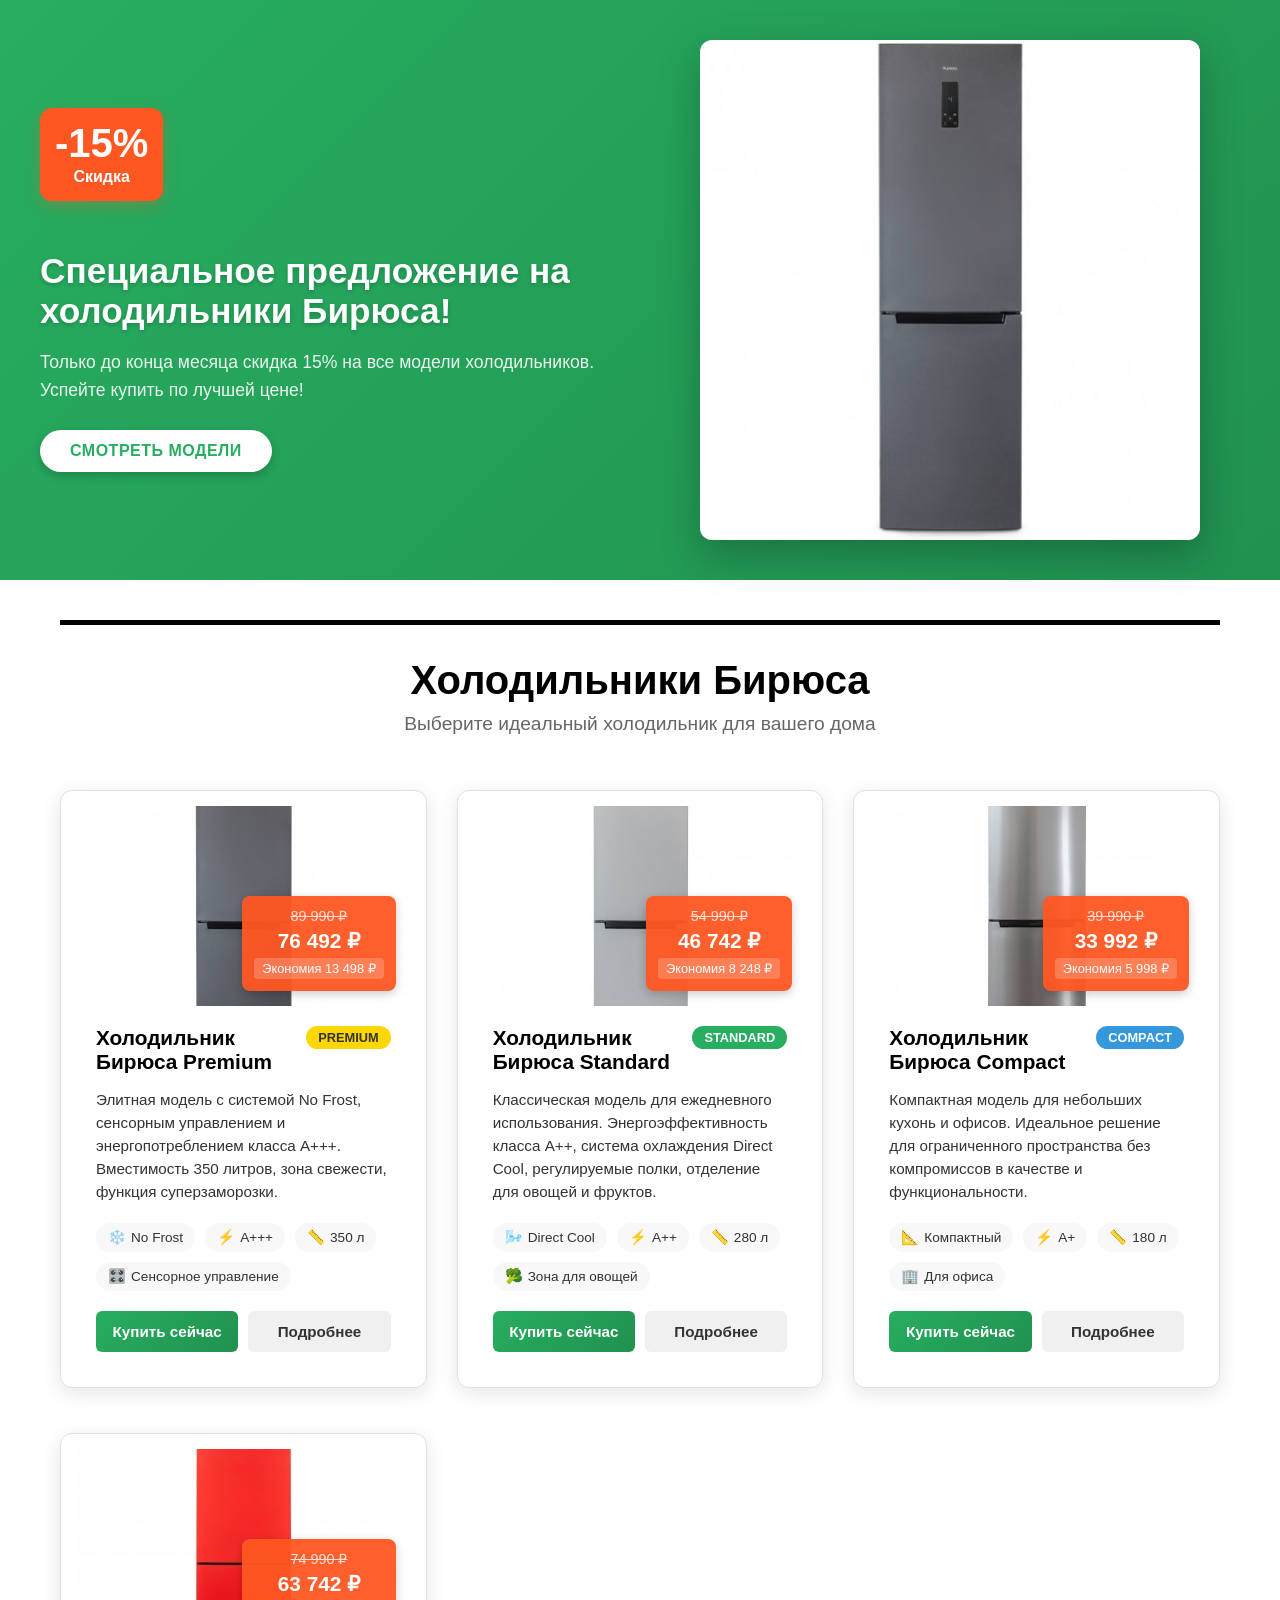
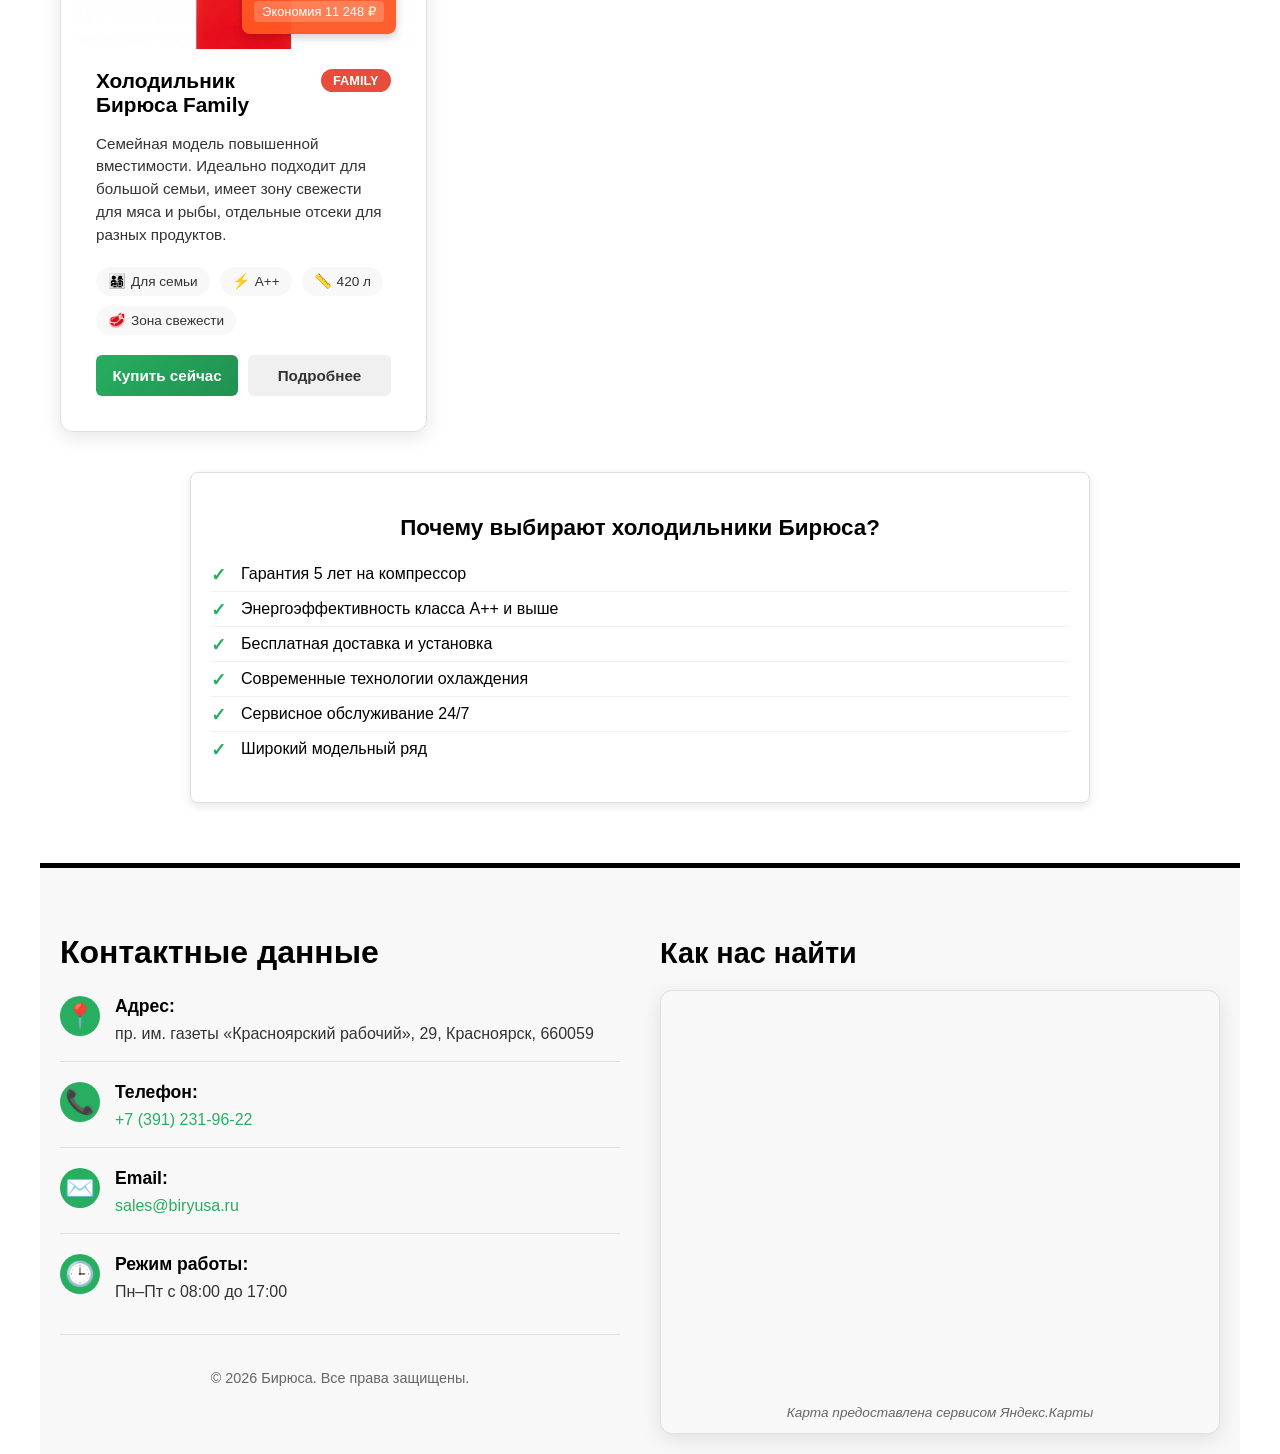
<file: refrigerators.html>
<!DOCTYPE html>
<html lang="ru">
<head>
    <meta charset="UTF-8">
    <meta name="viewport" content="width=device-width, initial-scale=1.0">
    <title>Холодильники - Бирюса</title>
    <link rel="stylesheet" href="style.css">
    <!-- Иконка сайта во вкладке браузера -->
    <link rel="icon" href="favicon.ico" type="image/x-icon">
    <script src="script.js" defer></script>
</head>
<body>
   
    <!-- Специальное предложение на всю ширину -->
    <section class="promo-section">
        <div class="promo-container">
            <div class="promo-content">
                <div class="promo-badge">
                    <span class="discount">-15%</span>
                    <span class="badge-text">Скидка</span>
                </div>
                <h2 class="promo-title">Специальное предложение на холодильники Бирюса!</h2>
                <p class="promo-description">Только до конца месяца скидка 15% на все модели холодильников. Успейте купить по лучшей цене!</p>
                <a href="#refrigerators" class="promo-btn">Смотреть модели</a>
            </div>
            <div class="promo-image">
                <img src="img/13.png" alt="Холодильник Бирюса Premium со скидкой 15%">
            </div>
        </div>
    </section>

    <!-- Основной контент страницы -->
    <main class="refrigerators-page">
        <!-- Черная разделительная полоса -->
        <div class="black-divider"></div>

        <!-- Раздел с холодильниками -->
        <section id="refrigerators" class="refrigerators-section">
            <div class="section-header">
                <h2>Холодильники Бирюса</h2>
                <p class="section-subtitle">Выберите идеальный холодильник для вашего дома</p>
            </div>

            <div class="refrigerators-container">
                <div class="refrigerators-grid">
                    <!-- Карточка 1: Холодильник Premium -->
                    <article class="refrigerator-card">
                        <div class="refrigerator-image">
                            <img src="img/13.png" alt="Холодильник Бирюса Premium">
                            <div class="price-tag">
                                <span class="old-price">89 990 ₽</span>
                                <span class="new-price">76 492 ₽</span>
                                <span class="saving">Экономия 13 498 ₽</span>
                            </div>
                        </div>
                        <div class="refrigerator-content">
                            <div class="refrigerator-header">
                                <h3>Холодильник Бирюса Premium</h3>
                                <span class="badge premium">Premium</span>
                            </div>
                            <p class="refrigerator-description">Элитная модель с системой No Frost, сенсорным управлением и энергопотреблением класса A+++. Вместимость 350 литров, зона свежести, функция суперзаморозки.</p>
                            <div class="refrigerator-features">
                                <div class="feature-item">
                                    <span class="feature-icon">❄️</span>
                                    <span class="feature-text">No Frost</span>
                                </div>
                                <div class="feature-item">
                                    <span class="feature-icon">⚡</span>
                                    <span class="feature-text">A+++</span>
                                </div>
                                <div class="feature-item">
                                    <span class="feature-icon">📏</span>
                                    <span class="feature-text">350 л</span>
                                </div>
                                <div class="feature-item">
                                    <span class="feature-icon">🎛️</span>
                                    <span class="feature-text">Сенсорное управление</span>
                                </div>
                            </div>
                            <div class="refrigerator-actions">
                                <button class="buy-btn">Купить сейчас</button>
                                <button class="details-btn">Подробнее</button>
                            </div>
                        </div>
                    </article>

                    <!-- Карточка 2: Холодильник Standard -->
                    <article class="refrigerator-card">
                        <div class="refrigerator-image">
                            <img src="img/14.png" alt="Холодильник Бирюса Standard">
                            <div class="price-tag">
                                <span class="old-price">54 990 ₽</span>
                                <span class="new-price">46 742 ₽</span>
                                <span class="saving">Экономия 8 248 ₽</span>
                            </div>
                        </div>
                        <div class="refrigerator-content">
                            <div class="refrigerator-header">
                                <h3>Холодильник Бирюса Standard</h3>
                                <span class="badge standard">Standard</span>
                            </div>
                            <p class="refrigerator-description">Классическая модель для ежедневного использования. Энергоэффективность класса A++, система охлаждения Direct Cool, регулируемые полки, отделение для овощей и фруктов.</p>
                            <div class="refrigerator-features">
                                <div class="feature-item">
                                    <span class="feature-icon">🌬️</span>
                                    <span class="feature-text">Direct Cool</span>
                                </div>
                                <div class="feature-item">
                                    <span class="feature-icon">⚡</span>
                                    <span class="feature-text">A++</span>
                                </div>
                                <div class="feature-item">
                                    <span class="feature-icon">📏</span>
                                    <span class="feature-text">280 л</span>
                                </div>
                                <div class="feature-item">
                                    <span class="feature-icon">🥦</span>
                                    <span class="feature-text">Зона для овощей</span>
                                </div>
                            </div>
                            <div class="refrigerator-actions">
                                <button class="buy-btn">Купить сейчас</button>
                                <button class="details-btn">Подробнее</button>
                            </div>
                        </div>
                    </article>

                    <!-- Карточка 3: Холодильник Compact -->
                    <article class="refrigerator-card">
                        <div class="refrigerator-image">
                            <img src="img/15.png" alt="Холодильник Бирюса Compact">
                            <div class="price-tag">
                                <span class="old-price">39 990 ₽</span>
                                <span class="new-price">33 992 ₽</span>
                                <span class="saving">Экономия 5 998 ₽</span>
                            </div>
                        </div>
                        <div class="refrigerator-content">
                            <div class="refrigerator-header">
                                <h3>Холодильник Бирюса Compact</h3>
                                <span class="badge compact">Compact</span>
                            </div>
                            <p class="refrigerator-description">Компактная модель для небольших кухонь и офисов. Идеальное решение для ограниченного пространства без компромиссов в качестве и функциональности.</p>
                            <div class="refrigerator-features">
                                <div class="feature-item">
                                    <span class="feature-icon">📐</span>
                                    <span class="feature-text">Компактный</span>
                                </div>
                                <div class="feature-item">
                                    <span class="feature-icon">⚡</span>
                                    <span class="feature-text">A+</span>
                                </div>
                                <div class="feature-item">
                                    <span class="feature-icon">📏</span>
                                    <span class="feature-text">180 л</span>
                                </div>
                                <div class="feature-item">
                                    <span class="feature-icon">🏢</span>
                                    <span class="feature-text">Для офиса</span>
                                </div>
                            </div>
                            <div class="refrigerator-actions">
                                <button class="buy-btn">Купить сейчас</button>
                                <button class="details-btn">Подробнее</button>
                            </div>
                        </div>
                    </article>

                    <!-- Карточка 4: Холодильник Family -->
                    <article class="refrigerator-card">
                        <div class="refrigerator-image">
                            <img src="img/16.png" alt="Холодильник Бирюса Family">
                            <div class="price-tag">
                                <span class="old-price">74 990 ₽</span>
                                <span class="new-price">63 742 ₽</span>
                                <span class="saving">Экономия 11 248 ₽</span>
                            </div>
                        </div>
                        <div class="refrigerator-content">
                            <div class="refrigerator-header">
                                <h3>Холодильник Бирюса Family</h3>
                                <span class="badge family">Family</span>
                            </div>
                            <p class="refrigerator-description">Семейная модель повышенной вместимости. Идеально подходит для большой семьи, имеет зону свежести для мяса и рыбы, отдельные отсеки для разных продуктов.</p>
                            <div class="refrigerator-features">
                                <div class="feature-item">
                                    <span class="feature-icon">👨‍👩‍👧‍👦</span>
                                    <span class="feature-text">Для семьи</span>
                                </div>
                                <div class="feature-item">
                                    <span class="feature-icon">⚡</span>
                                    <span class="feature-text">A++</span>
                                </div>
                                <div class="feature-item">
                                    <span class="feature-icon">📏</span>
                                    <span class="feature-text">420 л</span>
                                </div>
                                <div class="feature-item">
                                    <span class="feature-icon">🥩</span>
                                    <span class="feature-text">Зона свежести</span>
                                </div>
                            </div>
                            <div class="refrigerator-actions">
                                <button class="buy-btn">Купить сейчас</button>
                                <button class="details-btn">Подробнее</button>
                            </div>
                        </div>
                    </article>
                </div>
            </div>
        </section>

        <!-- Боковая панель с дополнительной информацией -->
        <aside class="info-sidebar">
            <h3>Почему выбирают холодильники Бирюса?</h3>
            <ul class="advantages-list">
                <li>Гарантия 5 лет на компрессор</li>
                <li>Энергоэффективность класса A++ и выше</li>
                <li>Бесплатная доставка и установка</li>
                <li>Современные технологии охлаждения</li>
                <li>Сервисное обслуживание 24/7</li>
                <li>Широкий модельный ряд</li>
            </ul>
        </aside>
    </main>

    <!-- Подвал сайта с якорем #contacts -->
    <footer id="contacts">
        <div class="footer-content">
            <!-- Контактные данные -->
            <div class="contact-info">
                <h2>Контактные данные</h2>
                <div class="contact-details">
                    <div class="contact-item">
                        <div class="contact-icon">📍</div>
                        <div>
                            <strong>Адрес:</strong>
                            <p>пр. им. газеты «Красноярский рабочий», 29, Красноярск, 660059</p>
                        </div>
                    </div>
                    
                    <div class="contact-item">
                        <div class="contact-icon">📞</div>
                        <div>
                            <strong>Телефон:</strong>
                            <p><a href="tel:+73912319622">+7 (391) 231-96-22</a></p>
                        </div>
                    </div>
                    
                    <div class="contact-item">
                        <div class="contact-icon">✉️</div>
                        <div>
                            <strong>Email:</strong>
                            <p><a href="mailto:sales@biryusa.ru">sales@biryusa.ru</a></p>
                        </div>
                    </div>
                    
                    <div class="contact-item">
                        <div class="contact-icon">🕒</div>
                        <div>
                            <strong>Режим работы:</strong>
                            <p>Пн–Пт с 08:00 до 17:00</p>
                        </div>
                    </div>
                </div>
                
                <div class="copyright">
                    <p>&copy; 2026 Бирюса. Все права защищены.</p>
                </div>
            </div>
            
            <!-- Интерактивная карта -->
            <div class="map-section">
                <h3>Как нас найти</h3>
                <div class="map-container">
                    <!-- Встраиваемая карта Yandex -->
                    <iframe 
                        src="https://yandex.ru/map-widget/v1/?ll=92.842725%2C56.011938&z=16&pt=92.842725%2C56.011938&l=map" 
                        width="100%" 
                        height="400" 
                        frameborder="0" 
                        allowfullscreen="true" 
                        style="border:0; border-radius: 8px;">
                    </iframe>
                    <p class="map-note">Карта предоставлена сервисом Яндекс.Карты</p>
                </div>
            </div>
        </div>
    </footer>
</body>
</html>
</file>
<file: style.css>
/* ==========================================
   0. ФОН СТРАНИЦЫ — белый с черным текстом
   ========================================== */
body {
    font-family: sans-serif;
    background-color: #ffffff; /* Белый фон */
    color: #000000; /* Черный текст по умолчанию */
    min-height: 100vh;
    margin: 0;
    padding: 0;
}

html {
    margin: 0;
    padding: 0;
}

/* ==========================================
   1. ГЛОБАЛЬНЫЕ НАСТРОЙКИ
   ========================================== */
* {
    box-sizing: border-box;
}

/* ==========================================
   2. КОНТЕНТ — держим прежнюю ширину
   ========================================== */
main {
    max-width: 800px;
    margin: 0 auto;
    padding: 20px;
}

.logo-link {
    display: block;
    text-align: center;
}

/* ==========================================
   3. БЛОКИ
   ========================================== */
header, main, footer {
    margin-bottom: 15px;
}

/* ==========================================
   4. ШАПКА — с увеличенной картинкой 1.png
   ========================================== */
.site-header {
    width: 100%;
    margin: 0;
    padding: 0;

    /* ← фоновая картинка 1.png */
    background-image: url("img/1.png");
    background-size: cover;
    background-position: center;
    background-repeat: no-repeat;
    min-height: 350px;
    display: flex;
    align-items: center;
    justify-content: center;
    position: relative;
    z-index: 100;
}

/* ← плашка внутри шапки */
.header-inner {
    max-width: 100%;          /* или 800px, если хочешь ограничить */
    margin: 0 auto;
    padding: 40px 20px 30px 20px; /* Увеличил отступы */

    display: flex;
    flex-direction: column;
    align-items: center;
    gap: 5px; /* Уменьшил отступы между элементами */

    /* Полупрозрачный темный фон для лучшей читаемости */
    background: rgba(0, 0, 0, 0.3);
    min-height: 350px; /* Гарантируем высоту для шапки */
    justify-content: flex-start; /* Элементы начинаются сверху */
}

header img {
    display: block;
    width: 120px;
    height: auto;
}

header nav {
    width: 100%;
    margin-top: 40px; /* Увеличил отступ от заголовка */
    padding: 20px 0;
    background: rgba(0, 0, 0, 0.6); /* Более темный фон для навигации */
    border-radius: 8px;
    border-top: 2px solid rgba(255, 255, 255, 0.2);
}

/* ==========================================
   5. МЕНЮ НАВИГАЦИИ
   ========================================== */
nav ul {
    list-style: none;
    padding: 0;
    margin: 0;
    text-align: center;
}

nav li {
    display: inline-block;
    margin-right: 15px; /* Увеличил отступы между пунктами меню */
}

nav a {
    text-decoration: none;
    color: #ffffff; /* Белый текст для контраста на темном фоне */
    font-weight: bold;
    font-size: 1.1rem; /* Увеличил размер для большой шапки */
    padding: 8px 15px; /* Увеличил отступы */
    border-radius: 5px;
    transition: all 0.3s ease;
    text-transform: uppercase;
    letter-spacing: 0.5px;
}

nav a:hover {
    background-color: rgba(255, 255, 255, 0.25); /* Увеличил прозрачность при наведении */
    transform: translateY(-2px);
}

/* ==========================================
   6. КАРТОЧКИ СТАТЕЙ
   ========================================== */
article {
    border: 1px solid #ddd;
    padding: 15px;
    margin-top: 15px;
    border-radius: 5px;

    /* ← тоже стекло, чтобы карточки не «проваливались» в фон */
    background: rgba(255, 255, 255, 0.55);
    backdrop-filter: blur(6px);
    -webkit-backdrop-filter: blur(6px);
}

article h3 {
    margin-top: 0;
    margin-bottom: 10px;
}

/* ==========================================
   7. КНОПКИ
   ========================================== */
a.btn {
    display: inline-block;
    background-color: #27ae60;
    color: white;
    text-decoration: none;
    padding: 8px 15px;
    margin-top: 10px;
    border-radius: 4px;
}

a.btn:hover {
    background-color: #219150;
}
/* ==========================================
   8. СТИЛИ ДЛЯ ЗАГОЛОВКА h1 "БИРЮСА"
   ========================================== */
.site-header h1 {
    color: #ffffff; /* Белый цвет */
    font-size: 4rem; /* Увеличил размер */
    font-weight: 700; /* Жирный текст */
    text-transform: uppercase; /* Верхний регистр */
    letter-spacing: 3px; /* Увеличил расстояние между буквами */
    margin: 40px 0 20px 0; /* Большой верхний отступ, поменьше нижний */
    text-align: center;
    text-shadow: 0 4px 8px rgba(0, 0, 0, 0.6); /* Усилил тень */
    transition: all 0.3s ease;
    padding: 0; /* Убрал отступы */
    background: none; /* Убрал фон */
    border: none; /* Убрал рамку */
    border-radius: 0; /* Убрал скругление */
}

.site-header h1:hover {
    transform: scale(1.05); /* Увеличивается при наведении */
    text-shadow: 0 6px 12px rgba(0, 0, 0, 0.8);
}

.site-header .header-inner {
    display: flex;
    flex-direction: column;
    align-items: center;
    gap: 8px; /* Уменьшил отступы между элементами в шапке */
}
/* ==========================================
   9. ГЕРОЙ-СЕКЦИЯ "ДОБРО ПОЖАЛОВАТЬ"
   ========================================== */
.hero-section {
    display: flex;
    justify-content: center;
    align-items: center;
    min-height: 250px; /* Еще уменьшил высоту */
    padding: 20px;
    margin: 10px auto 30px auto; /* Уменьшил верхний отступ, увеличил нижний */
    max-width: 900px;
}

.hero-content {
    text-align: center;
    background: #ffffff; /* Белый фон */
    border-radius: 10px; /* Уменьшил скругление */
    padding: 25px; /* Уменьшил отступы */
    box-shadow: 
        0 5px 15px rgba(0, 0, 0, 0.1); /* Уменьшил тени */
    border: 1px solid #e0e0e0;
}

.hero-section h2 {
    color: #000000; /* Черный текст */
    font-size: 2.2rem; /* Уменьшил размер */
    margin-bottom: 15px; /* Уменьшил отступ */
    font-weight: 600;
}

.hero-description {
    color: #333333; /* Темно-серый текст для лучшей читаемости */
    font-size: 1.1rem;
    line-height: 1.6;
    max-width: 800px;
    margin: 0 auto;
}

/* ==========================================
   10. СЕКЦИЯ ПРОДУКТОВ (КАРТОЧКИ ХОЛОДИЛЬНИКОВ)
   ========================================== */
.products-section {
    margin: 20px auto; /* Уменьшил отступ сверху */
    padding: 0;
    width: 100%; /* Занимает всю ширину */
    max-width: none; /* Убрал ограничение ширины */
}

.products-container {
    position: relative;
    margin: 0;
    width: 100%;
}

.products-section h2 {
    text-align: center;
    color: #000000; /* Черный текст */
    font-size: 2.2rem; /* Увеличил размер заголовка */
    margin-bottom: 30px; /* Увеличил отступ */
    text-transform: uppercase;
    letter-spacing: 1px;
    font-weight: 600;
}

.products-grid {
    display: flex;
    gap: 20px; /* Отступы между карточками */
    margin-top: 20px;
    padding: 10px 0;
    overflow-x: auto; /* Горизонтальная прокрутка при необходимости */
    overflow-y: hidden;
    scroll-behavior: smooth;
    -webkit-overflow-scrolling: touch; /* Плавная прокрутка на iOS */
    scrollbar-width: thin; /* Тонкий скроллбар для Firefox */
    scrollbar-color: #27ae60 #f0f0f0; /* Цвет скроллбара */
}

/* Стили для скроллбара в Chrome/Safari */
.products-grid::-webkit-scrollbar {
    height: 6px;
}

.products-grid::-webkit-scrollbar-track {
    background: #f5f5f5;
    border-radius: 3px;
}

.products-grid::-webkit-scrollbar-thumb {
    background: #27ae60;
    border-radius: 3px;
}

.products-grid::-webkit-scrollbar-thumb:hover {
    background: #219150;
}

.product-card {
    background: #ffffff; /* Белый фон */
    border-radius: 8px;
    padding: 15px;
    box-shadow: 0 3px 10px rgba(0, 0, 0, 0.1);
    border: 1px solid #e0e0e0;
    transition: all 0.3s ease;
    display: flex;
    flex-direction: column;
    align-items: center;
    width: 200px; /* Фиксированная ширина для карточек */
    flex-shrink: 0; /* Запрещаем сжатие карточек */
    scroll-snap-align: start; /* Для лучшего позиционирования при скролле */
}

.product-card:hover {
    transform: translateY(-5px);
    box-shadow: 0 8px 20px rgba(0, 0, 0, 0.15);
}

.product-image {
    width: 100%;
    height: 120px; /* Уменьшил высоту для компактных карточек */
    overflow: hidden;
    border-radius: 5px;
    margin-bottom: 10px;
    display: flex;
    align-items: center;
    justify-content: center;
    background: #f5f5f5;
}

.product-image img {
    max-width: 90%; /* Уменьшил изображение внутри блока */
    max-height: 90%;
    object-fit: contain;
    transition: transform 0.3s ease;
}

.product-card:hover .product-image img {
    transform: scale(1.05);
}

.product-card h3 {
    color: #000000;
    font-size: 1rem; /* Уменьшил размер текста для компактных карточек */
    margin: 8px 0;
    text-align: center;
    font-weight: 500;
    line-height: 1.3;
    min-height: 40px; /* Фиксированная высота для заголовков */
    display: flex;
    align-items: center;
    justify-content: center;
}

/* ==========================================
   11. КРАСИВЫЕ КНОПКИ ДЛЯ КАРТОЧЕК
   ========================================== */
.product-btn {
    display: inline-block;
    background: linear-gradient(135deg, #27ae60 0%, #219150 100%);
    color: white;
    text-decoration: none;
    padding: 8px 20px; /* Уменьшил отступы для компактных карточек */
    border-radius: 50px;
    font-weight: 600;
    font-size: 0.9rem; /* Уменьшил размер шрифта */
    text-transform: uppercase;
    letter-spacing: 0.5px;
    border: none;
    cursor: pointer;
    transition: all 0.3s ease;
    box-shadow: 0 4px 10px rgba(39, 174, 96, 0.3);
    margin-top: auto;
    width: 100%; /* Кнопка на всю ширину карточки */
    text-align: center;
}

.product-btn:hover {
    background: linear-gradient(135deg, #219150 0%, #27ae60 100%);
    transform: translateY(-2px);
    box-shadow: 0 6px 15px rgba(39, 174, 96, 0.4);
}

/* ==========================================
   12. БОКОВАЯ ПАНЕЛЬ С ПРЕИМУЩЕСТВАМИ
   ========================================== */
.info-sidebar {
    background: #ffffff; /* Белый фон */
    border-radius: 8px; /* Уменьшил скругление */
    padding: 20px; /* Уменьшил отступы */
    margin: 20px auto; /* Уменьшил отступы */
    max-width: 900px;
    box-shadow: 0 3px 10px rgba(0, 0, 0, 0.1); /* Уменьшил тени */
    border: 1px solid #e0e0e0;
}

.info-sidebar h3 {
    color: #000000; /* Черный текст */
    font-size: 1.4rem; /* Уменьшил размер */
    margin-bottom: 15px; /* Уменьшил отступ */
    text-align: center;
}

.advantages-list {
    list-style: none;
    padding: 0;
}

.advantages-list li {
    color: #000000; /* Черный текст */
    font-size: 1rem; /* Уменьшил размер */
    padding: 8px 0; /* Уменьшил отступы */
    padding-left: 30px; /* Уменьшил отступ */
    position: relative;
    border-bottom: 1px solid #f0f0f0;
}

.advantages-list li:last-child {
    border-bottom: none;
}

.advantages-list li:before {
    content: "✓";
    position: absolute;
    left: 0;
    color: #27ae60;
    font-weight: bold;
    font-size: 1.1rem; /* Уменьшил размер */
}

/* ==========================================
   13. АДАПТИВНОСТЬ
   ========================================== */
@media (max-width: 768px) {
    .hero-section {
        min-height: 200px;
        padding: 15px;
        margin: 15px auto;
    }
    
    .hero-content {
        padding: 15px;
    }
    
    .hero-section h2 {
        font-size: 1.5rem;
        margin-bottom: 10px;
    }
    
    .hero-description {
        font-size: 0.9rem;
    }
    
    .products-section {
        margin: 15px auto;
        padding: 10px;
    }
    
    .products-section h2 {
        font-size: 1.5rem;
        margin-bottom: 15px;
    }
    
    .products-grid {
        grid-template-columns: 1fr;
        gap: 10px;
    }
    
    .site-header {
        min-height: 180px;
    }
    
    .site-header {
        min-height: 250px; /* Увеличил для мобильных */
    }
    
    .site-header h1 {
        font-size: 2.8rem; /* Увеличил для мобильных */
        margin: 40px 0 20px 0;
        letter-spacing: 2px;
    }
    
    .site-header .header-inner {
        gap: 5px;
        padding: 30px 15px 20px 15px;
        min-height: 250px; /* Увеличил для мобильных */
        background: rgba(0, 0, 0, 0.4); /* Более прозрачный на мобильных */
    }
    
    header nav {
        margin-top: 30px; /* Увеличил отступ на мобильных */
        padding: 15px 0;
        background: rgba(0, 0, 0, 0.7); /* Темнее на мобильных */
    }
    
    nav li {
        margin-right: 5px;
    }
    
    nav a {
        font-size: 0.8rem;
        padding: 4px 8px;
    }
    
    .hero-section {
        min-height: 200px;
        margin: 5px auto 20px auto;
        padding: 15px;
    }
    
    .products-section {
        margin: 10px auto;
    }
    
    .product-card {
        width: 160px;
        padding: 10px;
    }
    
    .products-grid {
        gap: 12px;
    }
    
    .product-image {
        height: 90px;
    }
    
    .product-card h3 {
        font-size: 0.85rem;
        min-height: 32px;
    }
    
    .products-container::before,
    .products-container::after {
        width: 10px;
    }
    
    .product-card {
        padding: 10px;
    }
    
    .product-image {
        height: 150px;
    }
    
    .product-card h3 {
        font-size: 1rem;
        margin: 8px 0;
    }
    
    .info-sidebar {
        padding: 15px;
        margin: 15px auto;
    }
    
    .info-sidebar h3 {
        font-size: 1.2rem;
        margin-bottom: 10px;
    }
    
    .advantages-list li {
        font-size: 0.9rem;
        padding: 6px 0;
        padding-left: 25px;
    }
}
/* ==========================================
   14. ИНДИКАТОРЫ ПРОКРУТКИ ДЛЯ КАРТОЧЕК
   ========================================== */
.products-container {
    position: relative;
}

.products-container::before,
.products-container::after {
    content: '';
    position: absolute;
    top: 0;
    bottom: 0;
    width: 40px; /* Увеличил для ПК */
    pointer-events: none;
    z-index: 1;
}

.products-container::before {
    left: 0;
    background: linear-gradient(to right, rgba(255,255,255,0.9) 0%, rgba(255,255,255,0) 100%);
}

.products-container::after {
    right: 0;
    background: linear-gradient(to left, rgba(255,255,255,0.9) 0%, rgba(255,255,255,0) 100%);
}

/* На мобильных уменьшаем градиенты */
@media (max-width: 768px) {
    .products-container::before,
    .products-container::after {
        width: 20px;
    }
}

/* Скрыть градиенты когда скролл в начале/конце */
.products-grid:first-child:not(:last-child) ~ .products-container::before,
.products-grid:last-child:not(:first-child) ~ .products-container::after {
    opacity: 0.5;
}
/* ==========================================
   15. СТИЛИ ДЛЯ ПК (БОЛЬШИХ ЭКРАНОВ)
   ========================================== */
@media (min-width: 1024px) {
    .slider-section {
        margin: 0;
    }
    
    .products-section {
        padding: 0 20px; /* Отступы по бокам на ПК */
    }
    
    .products-grid {
        padding: 10px 40px; /* Больше отступов по бокам для ПК */
    }
    
    .product-card {
        width: 220px; /* Увеличил карточки на ПК */
    }
    
    .product-image {
        height: 140px; /* Увеличил изображения на ПК */
    }
    
    .product-card h3 {
        font-size: 1.1rem;
    }
    
    .site-header h1 {
        font-size: 4.5rem; /* Еще больше на больших экранах */
        margin: 50px 0 25px 0;
    }
    
    .site-header .header-inner {
        min-height: 350px; /* Выше шапка на ПК */
    }
    
    header nav {
        margin-top: 40px;
        padding: 20px 0;
    }
}
/* ==========================================
   16. ЧЕРНАЯ РАЗДЕЛИТЕЛЬНАЯ ПОЛОСА
   ========================================== */
.black-divider {
    width: 100%;
    height: 5px;
    background-color: #000000;
    margin: 0;
    padding: 0;
    position: relative;
    z-index: 90;
}

/* ==========================================
   17. СЛАЙДЕР С ХОЛОДИЛЬНИКАМИ - на всю ширину как header
   ========================================== */
.slider-section {
    width: 100%;
    margin: 0;
    padding: 0;
    background-color: #ffffff;
    position: relative;
}

.slider-container {
    width: 100%;
    margin: 0;
    padding: 0;
    position: relative;
    max-width: 100%;
}

.slider {
    position: relative;
    overflow: hidden;
    background: #ffffff;
    min-height: 350px; /* Такая же высота как у шапки */
}

.slide {
    display: none;
    padding: 0;
    animation: fadeIn 0.8s ease;
    width: 100%;
}

.slide.active {
    display: flex;
    flex-direction: column;
    align-items: center;
    gap: 0;
    width: 100%;
}

.slide-image {
    width: 100%;
    height: 350px; /* Такая же высота как у шапки */
    display: flex;
    align-items: center;
    justify-content: center;
    background: #f5f5f5;
    padding: 0;
    margin: 0;
}

.slide-image img {
    width: 100%;
    height: 100%;
    object-fit: cover; /* Заполняет весь блок */
}

.slide-content {
    width: 100%;
    padding: 40px;
    display: flex;
    flex-direction: column;
    justify-content: center;
    background: #ffffff;
    box-sizing: border-box;
}

.slide-content h3 {
    color: #000000;
    font-size: 2.2rem;
    margin-bottom: 15px;
    font-weight: 600;
}

.slide-description {
    color: #333333;
    font-size: 1.1rem;
    line-height: 1.6;
    margin-bottom: 20px;
}

.slide-features {
    display: flex;
    gap: 15px;
    flex-wrap: wrap;
}

.feature {
    background: #27ae60;
    color: white;
    padding: 8px 20px;
    border-radius: 50px;
    font-weight: 500;
    font-size: 0.9rem;
}

/* ==========================================
   18. УПРАВЛЕНИЕ СЛАЙДЕРОМ
   ========================================== */
.slider-controls {
    display: flex;
    justify-content: center;
    align-items: center;
    gap: 30px;
    position: absolute;
    bottom: 20px;
    left: 0;
    right: 0;
    z-index: 10;
}

.slider-btn {
    background: rgba(39, 174, 96, 0.8);
    color: white;
    border: none;
    width: 50px;
    height: 50px;
    border-radius: 50%;
    font-size: 1.5rem;
    cursor: pointer;
    transition: all 0.3s ease;
    display: flex;
    align-items: center;
    justify-content: center;
    backdrop-filter: blur(5px);
}

.slider-btn:hover {
    background: rgba(33, 145, 80, 0.9);
    transform: scale(1.1);
}

.slider-dots {
    display: flex;
    gap: 10px;
    background: rgba(255, 255, 255, 0.7);
    padding: 8px 15px;
    border-radius: 20px;
    backdrop-filter: blur(5px);
}

.dot {
    width: 12px;
    height: 12px;
    border-radius: 50%;
    background: #aaa;
    cursor: pointer;
    transition: all 0.3s ease;
}

.dot.active {
    background: #27ae60;
    transform: scale(1.2);
}

.dot:hover {
    background: #27ae60;
}

/* ==========================================
   19. АНИМАЦИИ
   ========================================== */
@keyframes fadeIn {
    from {
        opacity: 0;
        transform: translateY(20px);
    }
    to {
        opacity: 1;
        transform: translateY(0);
    }
}

/* ==========================================
   20. АДАПТИВНОСТЬ СЛАЙДЕРА
   ========================================== */
@media (max-width: 1024px) {
    .site-header {
        min-height: 300px;
    }
    
    .site-header .header-inner {
        min-height: 300px;
    }
    
    .slider-section {
        margin: 0;
    }
    
    .slider {
        min-height: 300px;
    }
    
    .slide.active {
        flex-direction: column;
        gap: 0;
        padding: 0;
    }
    
    .slide-image {
        height: 200px;
        min-width: 100%;
    }
    
    .slide-content {
        padding: 20px;
    }
    
    .slide-content h3 {
        font-size: 1.8rem;
        margin-bottom: 10px;
    }
    
    .slide-description {
        font-size: 1rem;
        margin-bottom: 15px;
    }
}

@media (max-width: 768px) {
    .site-header {
        min-height: 250px;
    }
    
    .site-header h1 {
        font-size: 2.5rem;
        margin: 30px 0 15px 0;
    }
    
    .site-header .header-inner {
        min-height: 250px;
        padding: 20px 10px 15px 10px;
    }
    
    header nav {
        margin-top: 20px;
        padding: 10px 0;
    }
    
    .slider-section {
        padding: 0;
        margin: 0;
    }
    
    .slider {
        min-height: 250px;
    }
    
    .slide.active {
        padding: 0;
        gap: 0;
    }
    
    .slide-image {
        min-width: 100%;
        height: 150px;
    }
    
    .slide-content {
        padding: 15px;
    }
    
    .slide-content h3 {
        font-size: 1.5rem;
        text-align: center;
        margin-bottom: 8px;
    }
    
    .slide-description {
        font-size: 0.9rem;
        text-align: center;
        margin-bottom: 12px;
    }
    
    .slide-features {
        justify-content: center;
        gap: 10px;
    }
    
    .feature {
        padding: 5px 12px;
        font-size: 0.8rem;
    }
    
    .slider-controls {
        gap: 10px;
        bottom: 10px;
    }
    
    .slider-btn {
        width: 35px;
        height: 35px;
        font-size: 1rem;
        background: rgba(39, 174, 96, 0.9);
    }
    
    .slider-dots {
        padding: 5px 10px;
    }
    
    .dot {
        width: 10px;
        height: 10px;
    }
}

/* ==========================================
   21. УБИРАЕМ НЕНУЖНЫЕ СТИЛИ
   ========================================== */
.hero-section,
.hero-content,
.hero-description {
    display: none;
}
/* ==========================================
   22. СТИЛИ ДЛЯ ФУТЕРА С КОНТАКТАМИ И КАРТОЙ
   ========================================== */
footer {
    max-width: 1200px;
    margin: 0 auto;
    padding: 40px 20px 20px 20px;
    background: #f8f8f8;
    border-top: 5px solid #000000;
}

.footer-content {
    display: flex;
    justify-content: space-between;
    gap: 40px;
    flex-wrap: wrap;
}

.contact-info {
    flex: 1;
    min-width: 300px;
}

.contact-info h2 {
    color: #000000;
    font-size: 2rem;
    margin-bottom: 25px;
    text-align: left;
    font-weight: 600;
}

.contact-details {
    display: flex;
    flex-direction: column;
    gap: 20px;
}

.contact-item {
    display: flex;
    align-items: flex-start;
    gap: 15px;
    padding-bottom: 15px;
    border-bottom: 1px solid #e0e0e0;
}

.contact-item:last-child {
    border-bottom: none;
    padding-bottom: 0;
}

.contact-icon {
    font-size: 1.5rem;
    width: 40px;
    height: 40px;
    display: flex;
    align-items: center;
    justify-content: center;
    background: #27ae60;
    color: white;
    border-radius: 50%;
    flex-shrink: 0;
}

.contact-item strong {
    display: block;
    color: #000000;
    font-size: 1.1rem;
    margin-bottom: 5px;
}

.contact-item p {
    color: #333333;
    font-size: 1rem;
    line-height: 1.5;
    margin: 0;
}

.contact-item a {
    color: #27ae60;
    text-decoration: none;
    transition: color 0.3s ease;
}

.contact-item a:hover {
    color: #219150;
    text-decoration: underline;
}

.copyright {
    margin-top: 30px;
    padding-top: 20px;
    border-top: 1px solid #e0e0e0;
    color: #666666;
    font-size: 0.9rem;
    text-align: center;
}

.map-section {
    flex: 1;
    min-width: 300px;
}

.map-section h3 {
    color: #000000;
    font-size: 1.8rem;
    margin-bottom: 20px;
    text-align: left;
    font-weight: 600;
}

.map-container {
    border-radius: 12px;
    overflow: hidden;
    box-shadow: 0 5px 20px rgba(0, 0, 0, 0.1);
    border: 1px solid #e0e0e0;
}

.map-note {
    text-align: center;
    color: #666666;
    font-size: 0.85rem;
    margin-top: 10px;
    font-style: italic;
}

/* ==========================================
   23. АДАПТИВНОСТЬ ФУТЕРА
   ========================================== */
@media (max-width: 1024px) {
    .footer-content {
        flex-direction: column;
        gap: 30px;
    }
    
    .contact-info,
    .map-section {
        width: 100%;
    }
    
    .contact-info h2,
    .map-section h3 {
        text-align: center;
    }
    
    .contact-details {
        max-width: 500px;
        margin: 0 auto;
    }
}

@media (max-width: 768px) {
    footer {
        padding: 30px 15px 15px 15px;
    }
    
    .contact-info h2 {
        font-size: 1.6rem;
        margin-bottom: 20px;
    }
    
    .map-section h3 {
        font-size: 1.5rem;
        margin-bottom: 15px;
    }
    
    .contact-item {
        gap: 10px;
        padding-bottom: 12px;
    }
    
    .contact-icon {
        width: 35px;
        height: 35px;
        font-size: 1.2rem;
    }
    
    .contact-item strong {
        font-size: 1rem;
    }
    
    .contact-item p {
        font-size: 0.95rem;
    }
    
    .copyright {
        margin-top: 25px;
        padding-top: 15px;
        font-size: 0.85rem;
    }
    
    .map-container iframe {
        height: 300px;
    }
}

@media (max-width: 480px) {
    .contact-info h2 {
        font-size: 1.4rem;
    }
    
    .map-section h3 {
        font-size: 1.3rem;
    }
    
    .contact-item {
        flex-direction: column;
        align-items: flex-start;
        gap: 8px;
    }
    
    .contact-icon {
        width: 32px;
        height: 32px;
        font-size: 1.1rem;
    }
    
    .map-container iframe {
        height: 250px;
    }
}
/* ==========================================
   24. СТИЛИ ДЛЯ СТРАНИЦЫ ХОЛОДИЛЬНИКОВ
   ========================================== */

/* Промо-секция со скидкой */
.promo-section {
    width: 100%;
    background: linear-gradient(135deg, #27ae60 0%, #219150 100%);
    color: white;
    padding: 40px 20px;
    margin: 0;
}

.promo-container {
    max-width: 1200px;
    margin: 0 auto;
    display: flex;
    align-items: center;
    justify-content: space-between;
    gap: 40px;
    flex-wrap: wrap;
}

.promo-content {
    flex: 1;
    min-width: 300px;
}

.promo-badge {
    display: inline-flex;
    flex-direction: column;
    align-items: center;
    background: #ff5722;
    color: white;
    padding: 15px;
    border-radius: 12px;
    margin-bottom: 20px;
    box-shadow: 0 5px 15px rgba(255, 87, 34, 0.3);
}

.discount {
    font-size: 2.5rem;
    font-weight: 800;
    line-height: 1;
}

.badge-text {
    font-size: 1rem;
    font-weight: 600;
    margin-top: 5px;
}

.promo-title {
    font-size: 2.2rem;
    margin-bottom: 15px;
    font-weight: 700;
    text-shadow: 0 2px 4px rgba(0, 0, 0, 0.2);
}

.promo-description {
    font-size: 1.1rem;
    line-height: 1.6;
    margin-bottom: 25px;
    opacity: 0.9;
}

.promo-btn {
    display: inline-block;
    background: white;
    color: #27ae60;
    text-decoration: none;
    padding: 12px 30px;
    border-radius: 50px;
    font-weight: 600;
    font-size: 1rem;
    text-transform: uppercase;
    letter-spacing: 0.5px;
    transition: all 0.3s ease;
    box-shadow: 0 4px 10px rgba(0, 0, 0, 0.2);
}

.promo-btn:hover {
    background: #f0f0f0;
    transform: translateY(-2px);
    box-shadow: 0 6px 15px rgba(0, 0, 0, 0.3);
}

.promo-image {
    flex: 1;
    min-width: 400px; /* Увеличил минимальную ширину */
    text-align: center;
    display: flex;
    align-items: center;
    justify-content: center;
    min-height: 500px; /* Минимальная высота блока */
}

.promo-image img {
    max-width: 100%;
    height: 500px; /* Увеличил высоту картинки */
    width: auto; /* Сохраняем пропорции */
    border-radius: 12px;
    box-shadow: 0 15px 40px rgba(0, 0, 0, 0.25);
    transition: all 0.3s ease;
    object-fit: cover; /* Картинка заполняет блок */
    object-position: center; /* Центрируем изображение */
}

.promo-image img:hover {
    transform: scale(1.05);
    box-shadow: 0 20px 50px rgba(0, 0, 0, 0.3);
    filter: brightness(1.05); /* Легкое увеличение яркости */
}

/* Основной контент страницы холодильников */
.refrigerators-page {
    max-width: 1200px;
    margin: 0 auto;
    padding: 40px 20px;
}

.section-header {
    text-align: center;
    margin-bottom: 40px;
}

.section-header h2 {
    color: #000000;
    font-size: 2.5rem;
    margin-bottom: 10px;
    font-weight: 700;
}

.section-subtitle {
    color: #666666;
    font-size: 1.2rem;
    max-width: 600px;
    margin: 0 auto;
}

.refrigerators-container {
    margin-bottom: 40px;
}

.refrigerators-grid {
    display: grid;
    grid-template-columns: repeat(auto-fit, minmax(280px, 1fr));
    gap: 30px;
}

.refrigerator-card {
    background: #ffffff;
    border-radius: 12px;
    overflow: hidden;
    box-shadow: 0 5px 20px rgba(0, 0, 0, 0.1);
    border: 1px solid #e0e0e0;
    transition: all 0.3s ease;
}

.refrigerator-card:hover {
    transform: translateY(-10px);
    box-shadow: 0 15px 30px rgba(0, 0, 0, 0.15);
}

.refrigerator-image {
    position: relative;
    height: 200px;
    overflow: hidden;
}

.refrigerator-image img {
    width: 100%;
    height: 100%;
    object-fit: cover;
    transition: transform 0.3s ease;
}

.refrigerator-card:hover .refrigerator-image img {
    transform: scale(1.05);
}

.price-tag {
    position: absolute;
    bottom: 15px;
    right: 15px;
    background: rgba(255, 87, 34, 0.95);
    color: white;
    padding: 12px;
    border-radius: 8px;
    text-align: center;
    min-width: 120px;
    box-shadow: 0 3px 10px rgba(0, 0, 0, 0.2);
}

.old-price {
    display: block;
    font-size: 0.9rem;
    text-decoration: line-through;
    opacity: 0.8;
}

.new-price {
    display: block;
    font-size: 1.3rem;
    font-weight: 700;
    margin: 5px 0;
}

.saving {
    display: block;
    font-size: 0.8rem;
    background: rgba(255, 255, 255, 0.2);
    padding: 3px 8px;
    border-radius: 4px;
    margin-top: 5px;
}

.refrigerator-content {
    padding: 20px;
}

.refrigerator-header {
    display: flex;
    justify-content: space-between;
    align-items: flex-start;
    margin-bottom: 15px;
}

.refrigerator-header h3 {
    color: #000000;
    font-size: 1.3rem;
    margin: 0;
    flex: 1;
}

.badge {
    padding: 4px 12px;
    border-radius: 20px;
    font-size: 0.8rem;
    font-weight: 600;
    margin-left: 10px;
    text-transform: uppercase;
}

.badge.premium {
    background: #ffd700;
    color: #333;
}

.badge.standard {
    background: #27ae60;
    color: white;
}

.badge.compact {
    background: #3498db;
    color: white;
}

.badge.family {
    background: #e74c3c;
    color: white;
}

.refrigerator-description {
    color: #333333;
    font-size: 0.95rem;
    line-height: 1.5;
    margin-bottom: 20px;
}

.refrigerator-features {
    display: flex;
    flex-wrap: wrap;
    gap: 10px;
    margin-bottom: 20px;
}

.feature-item {
    display: flex;
    align-items: center;
    gap: 5px;
    background: #f8f8f8;
    padding: 6px 12px;
    border-radius: 20px;
    font-size: 0.85rem;
}

.feature-icon {
    font-size: 0.9rem;
}

.feature-text {
    color: #333333;
}

.refrigerator-actions {
    display: flex;
    gap: 10px;
}

.buy-btn, .details-btn {
    flex: 1;
    padding: 12px;
    border: none;
    border-radius: 6px;
    font-weight: 600;
    font-size: 0.95rem;
    cursor: pointer;
    transition: all 0.3s ease;
}

.buy-btn {
    background: linear-gradient(135deg, #27ae60 0%, #219150 100%);
    color: white;
}

.buy-btn:hover {
    background: linear-gradient(135deg, #219150 0%, #27ae60 100%);
    transform: translateY(-2px);
}

.details-btn {
    background: #f0f0f0;
    color: #333333;
}

.details-btn:hover {
    background: #e0e0e0;
    transform: translateY(-2px);
}

/* ==========================================
   25. АДАПТИВНОСТЬ СТРАНИЦЫ ХОЛОДИЛЬНИКОВ
   ========================================== */
@media (max-width: 1024px) {
    .promo-container {
        flex-direction: column;
        text-align: center;
    }
    
    .promo-content {
        width: 100%;
    }
    
    .promo-title {
        font-size: 2rem;
    }
    
    .refrigerators-grid {
        grid-template-columns: repeat(2, 1fr);
        gap: 20px;
    }
}

@media (max-width: 768px) {
    .promo-section {
        padding: 30px 15px;
    }
    
    .promo-title {
        font-size: 1.6rem;
    }
    
    .promo-description {
        font-size: 1rem;
    }
    
    .section-header h2 {
        font-size: 2rem;
    }
    
    .refrigerators-grid {
        grid-template-columns: 1fr;
        gap: 15px;
    }
    
    .refrigerator-image {
        height: 180px;
    }
    
    .price-tag {
        min-width: 100px;
        padding: 10px;
        bottom: 10px;
        right: 10px;
    }
    
    .refrigerator-header h3 {
        font-size: 1.2rem;
    }
    
    .refrigerator-actions {
        flex-direction: column;
    }
    
    .buy-btn, .details-btn {
        width: 100%;
    }
}

@media (max-width: 480px) {
    .promo-title {
        font-size: 1.4rem;
    }
    
    .discount {
        font-size: 2rem;
    }
    
    .section-header h2 {
        font-size: 1.8rem;
    }
    
    .refrigerator-image {
        height: 160px;
    }
    
    .price-tag {
        min-width: 90px;
        padding: 8px;
    }
    
    .new-price {
        font-size: 1.1rem;
    }
}

/* ==========================================
   26. ССЫЛКИ НА КАРТИНКАХ В ПРОДУКТАХ
   ========================================== */
.product-image {
    cursor: pointer;
    position: relative;
    overflow: hidden;
}

.product-image img {
    transition: transform 0.3s ease;
}

.product-image:hover img {
    transform: scale(1.05);
}

.product-image::after {
    content: 'Подробнее ›';
    position: absolute;
    top: 50%;
    left: 50%;
    transform: translate(-50%, -50%) scale(0.8);
    background: rgba(39, 174, 96, 0.9);
    color: white;
    padding: 10px 20px;
    border-radius: 25px;
    font-weight: 600;
    opacity: 0;
    transition: all 0.3s ease;
    pointer-events: none;
    z-index: 2;
}

.product-image:hover::after {
    opacity: 1;
    transform: translate(-50%, -50%) scale(1);
}

/* Адаптивность для иконки "Подробнее" на мобильных */
@media (max-width: 768px) {
    .product-image::after {
        font-size: 0.8rem;
        padding: 8px 15px;
    }
}
/* ==========================================
   27. СТИЛИ ДЛЯ ССЫЛКИ НА ИЗОБРАЖЕНИЯХ
   ========================================== */
.product-image-link {
    display: block;
    text-decoration: none;
    color: inherit;
}

.product-image-link:hover {
    text-decoration: none;
}

.product-image-link .product-image {
    position: relative;
    overflow: hidden;
    cursor: pointer;
}

.product-image-link .product-image img {
    transition: transform 0.3s ease;
}

.product-image-link:hover .product-image img {
    transform: scale(1.05);
}

.product-image-link .product-image::after {
    content: 'Посмотреть все модели ›';
    position: absolute;
    top: 50%;
    left: 50%;
    transform: translate(-50%, -50%) scale(0.8);
    background: rgba(39, 174, 96, 0.95);
    color: white;
    padding: 12px 24px;
    border-radius: 30px;
    font-weight: 600;
    opacity: 0;
    transition: all 0.3s ease;
    pointer-events: none;
    z-index: 2;
    text-align: center;
    white-space: nowrap;
    box-shadow: 0 4px 15px rgba(0, 0, 0, 0.2);
}

.product-image-link:hover .product-image::after {
    opacity: 1;
    transform: translate(-50%, -50%) scale(1);
}
/* ==========================================
   28. АДАПТИВНОСТЬ ПРОМО-ИЗОБРАЖЕНИЯ
   ========================================== */
@media (max-width: 1024px) {
    .promo-image {
        min-width: 350px;
        min-height: 450px;
    }
    
    .promo-image img {
        height: 450px;
    }
    
    .promo-title {
        font-size: 2rem;
    }
}

@media (max-width: 768px) {
    .promo-container {
        flex-direction: column;
        text-align: center;
    }
    
    .promo-content {
        width: 100%;
        order: 2; /* Текст под изображением на мобильных */
    }
    
    .promo-image {
        order: 1; /* Изображение сверху на мобильных */
        min-width: 100%;
        min-height: 400px;
        margin-bottom: 20px;
    }
    
    .promo-image img {
        height: 400px;
        width: 100%;
        max-width: 100%;
    }
    
    .promo-title {
        font-size: 1.8rem;
        margin-bottom: 10px;
    }
    
    .promo-description {
        font-size: 1rem;
    }
    
    .discount {
        font-size: 2rem;
    }
}

@media (max-width: 480px) {
    .promo-section {
        padding: 25px 15px;
    }
    
    .promo-image {
        min-height: 300px;
    }
    
    .promo-image img {
        height: 300px;
    }
    
    .promo-title {
        font-size: 1.5rem;
    }
    
    .promo-badge {
        padding: 12px;
    }
    
    .discount {
        font-size: 1.8rem;
    }
    
    .badge-text {
        font-size: 0.9rem;
    }
}
</file>
